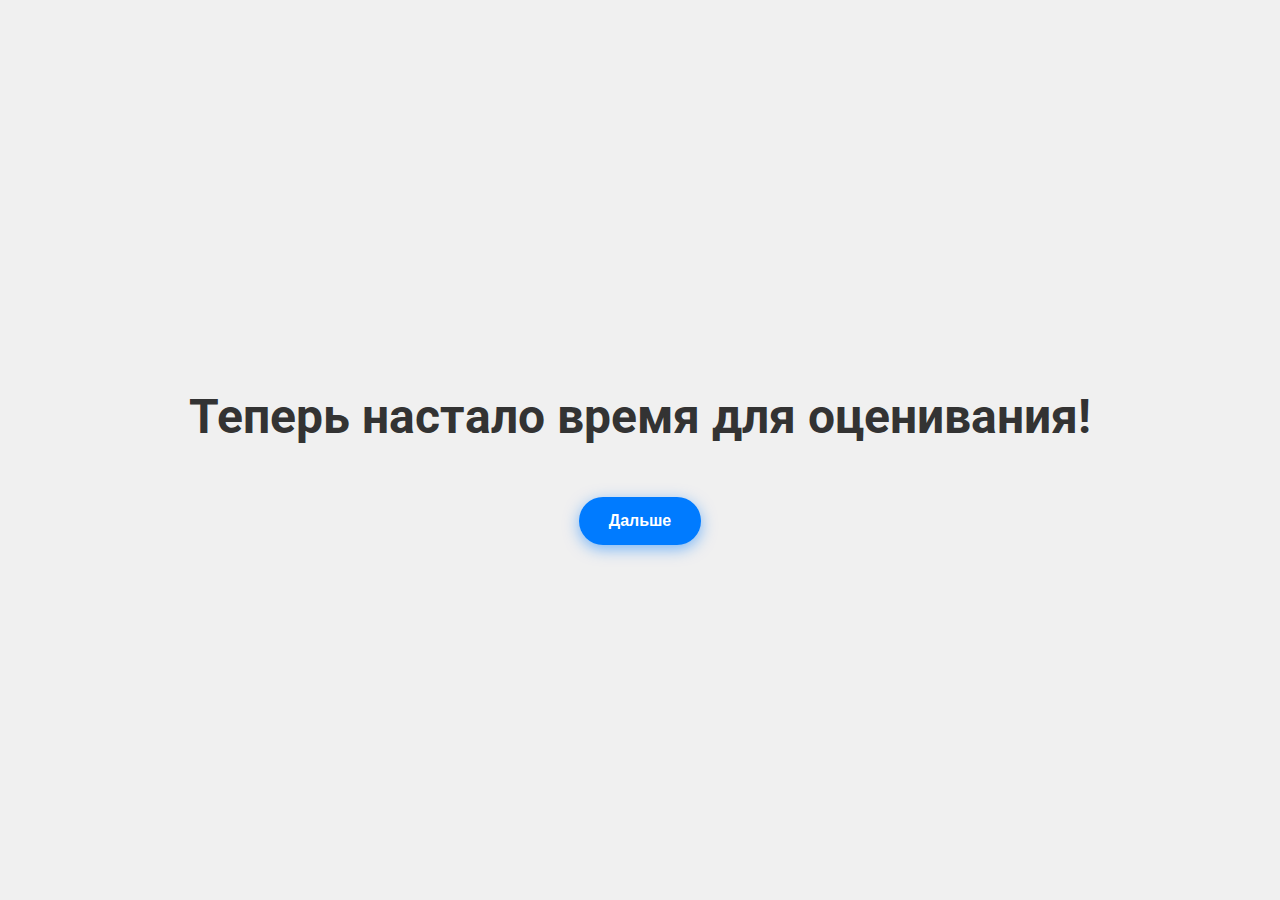
<file: Eye/eyen.html>
<!DOCTYPE html>
<html lang="ru">
<head>
    <meta charset="UTF-8">
    <meta name="viewport" content="width=device-width, initial-scale=1.0">
    <title>Главная страница</title>
    <link href="https://fonts.googleapis.com/css2?family=Roboto:wght@400;700&display=swap" rel="stylesheet">
    <link rel="stylesheet" href="eyem.css">
</head>
<body>
    <div class="container">
        <h1>Теперь настало время для оценивания!</h1>
        <button class="continue-button" onclick="redirect()">Дальше</button>
    </div>
    <script>
        function redirect() {
            window.location.href = 'your.html'; // Замените на нужную страницу
        }
    </script>
</body>
</html>
</file>
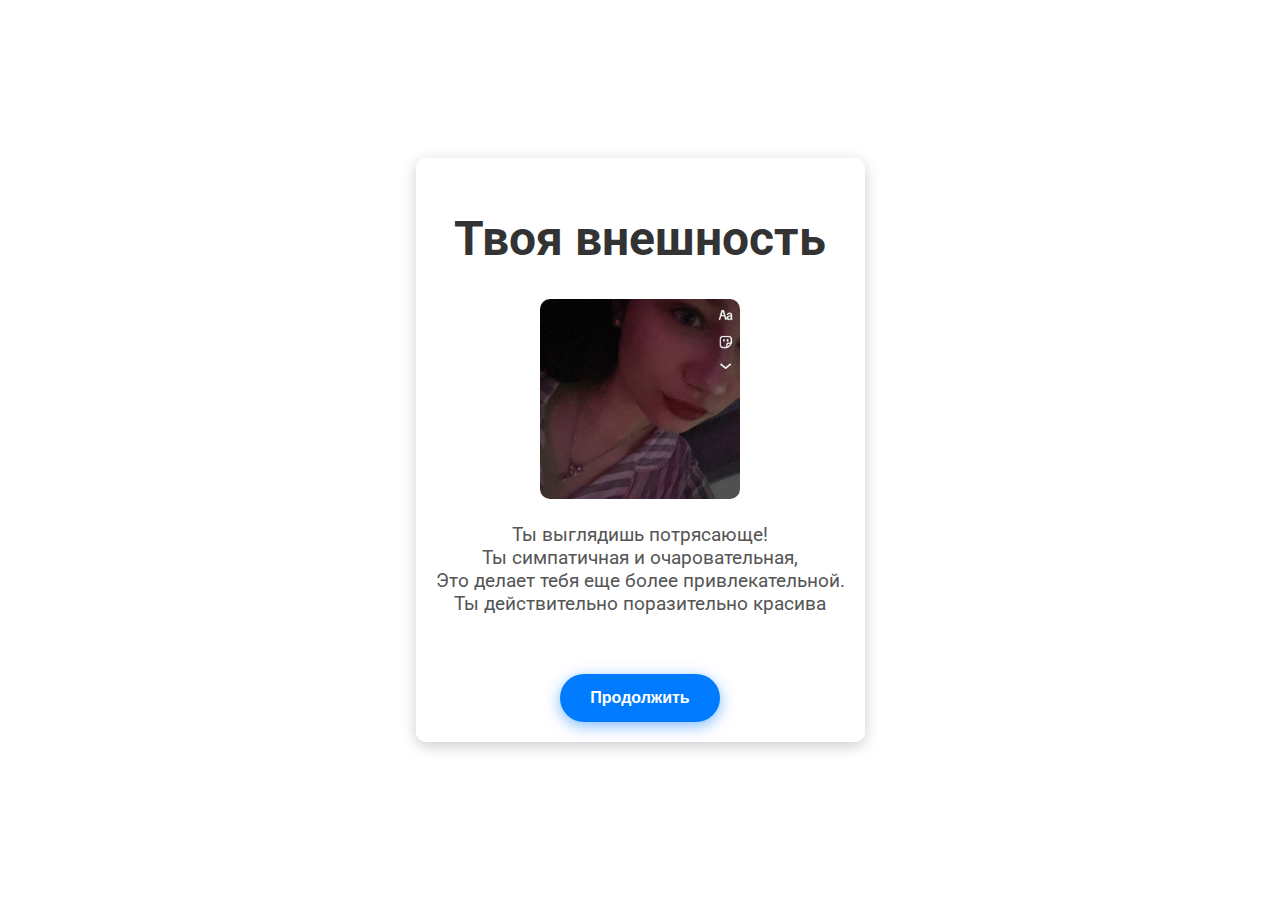
<file: Flow/face.html>
<!DOCTYPE html>
<html lang="ru">
<head>
    <meta charset="UTF-8">
    <meta name="viewport" content="width=device-width, initial-scale=1.0">
    <title>Привет снова</title>
    <link href="https://fonts.googleapis.com/css2?family=Roboto:wght@400;700&display=swap" rel="stylesheet">
    <link rel="stylesheet" href="face.css">
</head>
<body>
    <div class="container">
        <h1 class="header">Твоя внешность</h1>
        <img src="/Photo/face.png" alt="Цветок" class="flower-image"><br>
        <p class="description">Ты выглядишь потрясающе!<br>
            Ты симпатичная и очаровательная,<br>
            Это делает тебя еще более привлекательной.<br>
               Ты действительно поразительно красива<br></p><br>
        <button class="continue-button" onclick="redirect()">Продолжить</button>
    </div>
    <script>
        function redirect() {
            window.location.href = '/Hair/hair.html'; // Замените на нужный URL
        }
    </script>
</body>
</html>
</file>
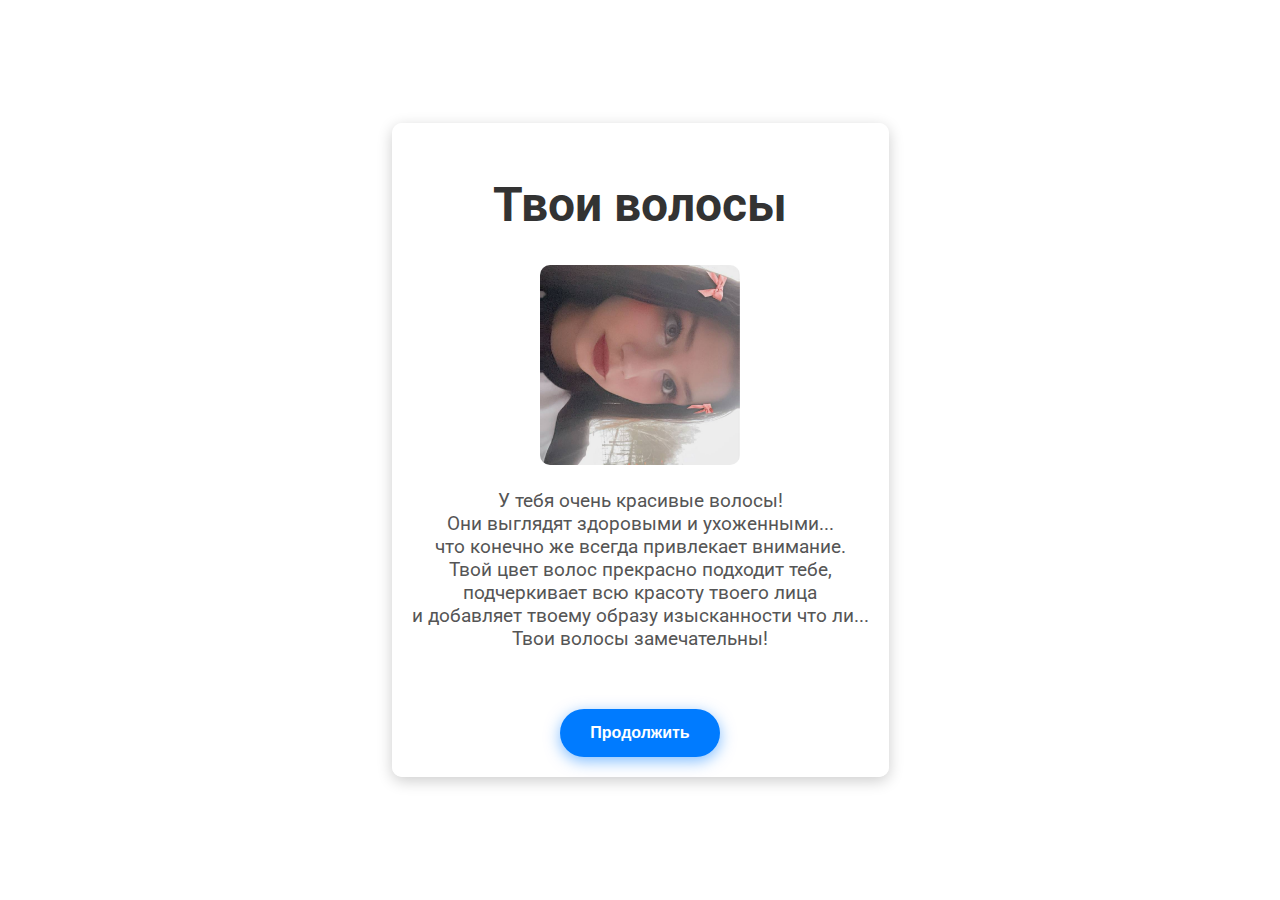
<file: Hair/hair.html>
<!DOCTYPE html>
<html lang="ru">
<head>
    <meta charset="UTF-8">
    <meta name="viewport" content="width=device-width, initial-scale=1.0">
    <title>Привет снова</title>
    <link href="https://fonts.googleapis.com/css2?family=Roboto:wght@400;700&display=swap" rel="stylesheet">
    <link rel="stylesheet" href="hair.css">
</head>
<body>
    <div class="container">
        <h1 class="header">Твои волосы</h1>
        <img src="/Photo/hair.png" alt="Здесь должна быть твоя фотография с волосами" class="flower-image"><br>
        <p class="description">У тебя очень красивые волосы!<br>
             Они выглядят здоровыми и ухоженными...<br>
              что конечно же всегда привлекает внимание.<br>
               Твой цвет волос прекрасно подходит тебе,<br> подчеркивает всю красоту твоего лица<br>
                и добавляет твоему образу изысканности что ли...<br>
                 Твои волосы замечательны!<br>
                 </p><br>
        <button class="continue-button" onclick="redirect()">Продолжить</button>
    </div>
    <script>
        function redirect() {
            window.location.href = '/Voice/voice.html'; // Замените на нужный URL
        }
    </script>
</body>
</html>
</file>
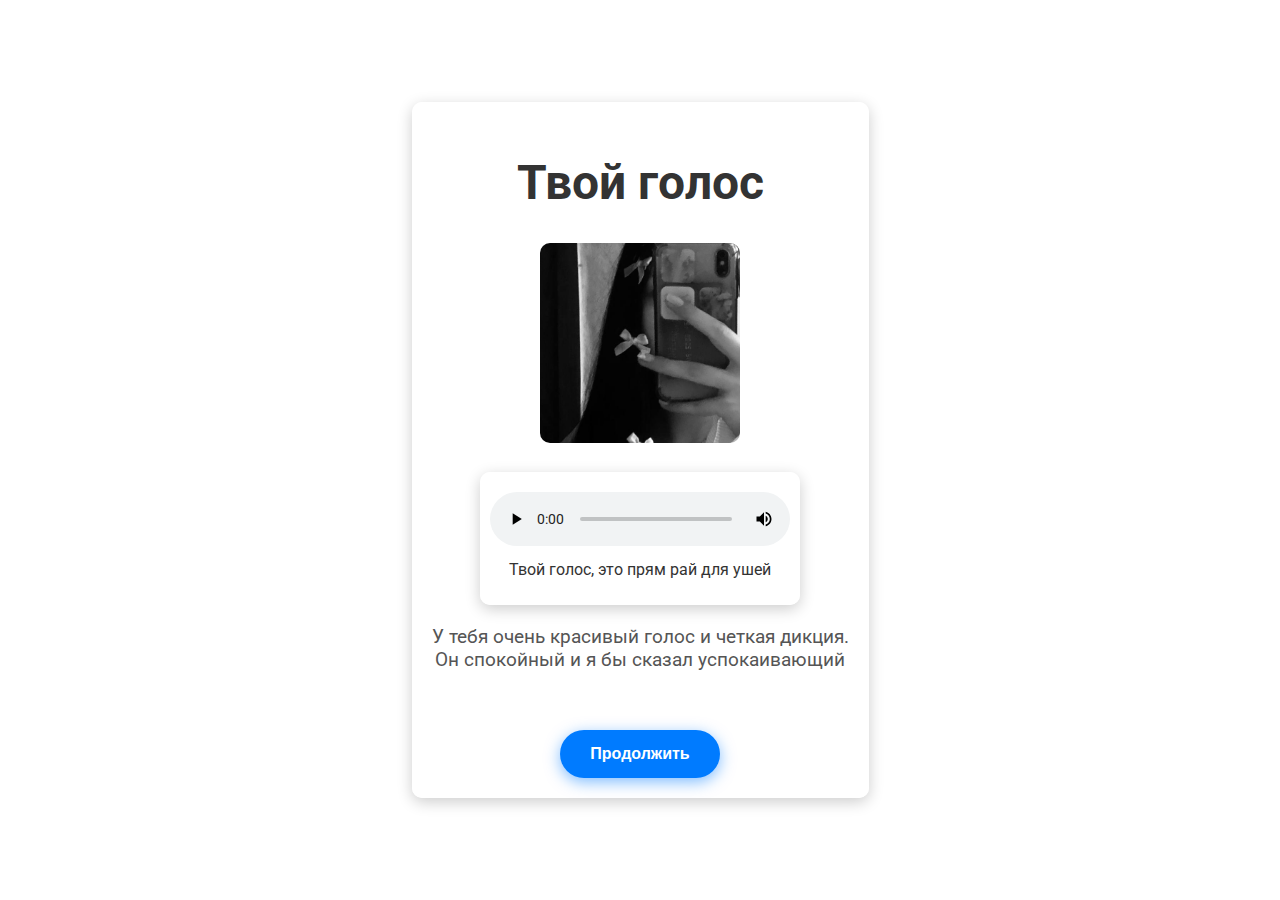
<file: Voice/voice.html>
<!DOCTYPE html>
<html lang="ru">
<head>
    <meta charset="UTF-8">
    <meta name="viewport" content="width=device-width, initial-scale=1.0">
    <title>Привет снова</title>
    <link href="https://fonts.googleapis.com/css2?family=Roboto:wght@400;700&display=swap" rel="stylesheet">
    <link rel="stylesheet" href="voice.css">
</head>
<body>
    <div class="container">
        <h1 class="header">Твой голос</h1>
        <div class="image-music-container">
            <img src="/Photo/face2.png" alt="Здесь должна быть твоя фотка" class="flower-image"><br>
            <div class="music-container">
                <audio class="music" controls>
                    <source src="audio_2024-12-30_20-20-05.ogg" type="audio/mpeg">
                    Ваш браузер не поддерживает аудио элемент.
                </audio>
                <p class="music-text">Твой голос, это прям рай для ушей</p>
            </div>
        </div>
        <p class="description">У тебя очень красивый голос и четкая дикция.<br> Он спокойный и я бы сказал успокаивающий</p><br>
        <button class="continue-button" onclick="redirect()">Продолжить</button>
    </div>
    <script>
        function redirect() {
            window.location.href = '/End/end.html'; // Замените на нужный URL
        }
    </script>
</body>
</html>
</file>
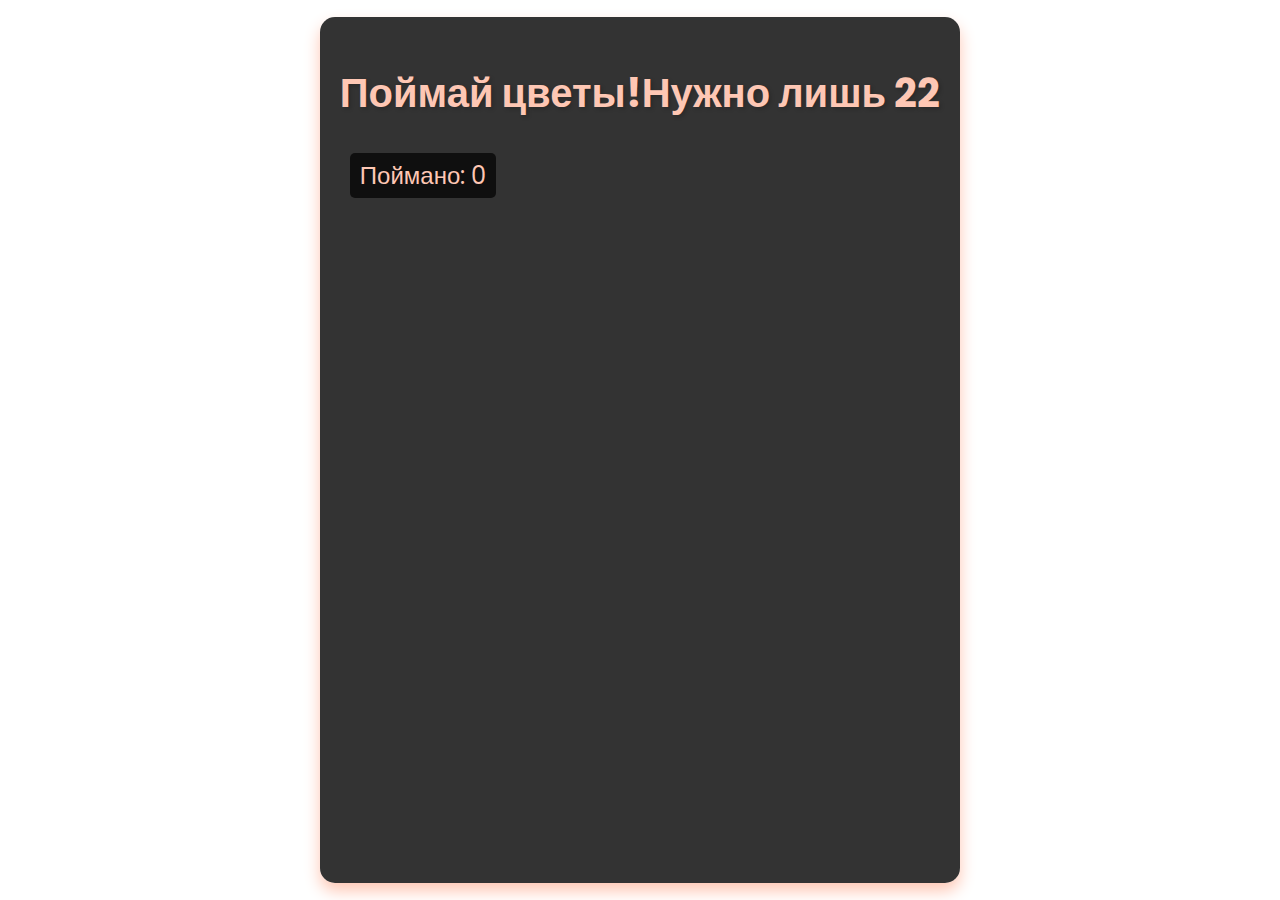
<file: Html/catch/catch.html>
<!DOCTYPE html>
<html lang="ru">
<head>
    <meta charset="UTF-8">
    <meta name="viewport" content="width=device-width, initial-scale=1.0">
    <title>Игра: Ловля изображений</title>
    <link href="https://fonts.googleapis.com/css2?family=Poppins:wght@400;700&display=swap" rel="stylesheet">
    <link rel="stylesheet" href="catch.css">
</head>
<body>
    <div class="container">
        <h1>Поймай цветы!Нужно лишь 22</h1>
        <div class="game-container" id="gameContainer">
            <div class="score" id="score">Поймано: 0</div>
            <div class="game-over" id="gameOver">
                Ты прошла! Переход на следующую страницу через <span id="timer">5</span> секунд...
            </div>
        </div>
    </div>
    <script src="catch.js"></script>
</body>
</html>
</file>
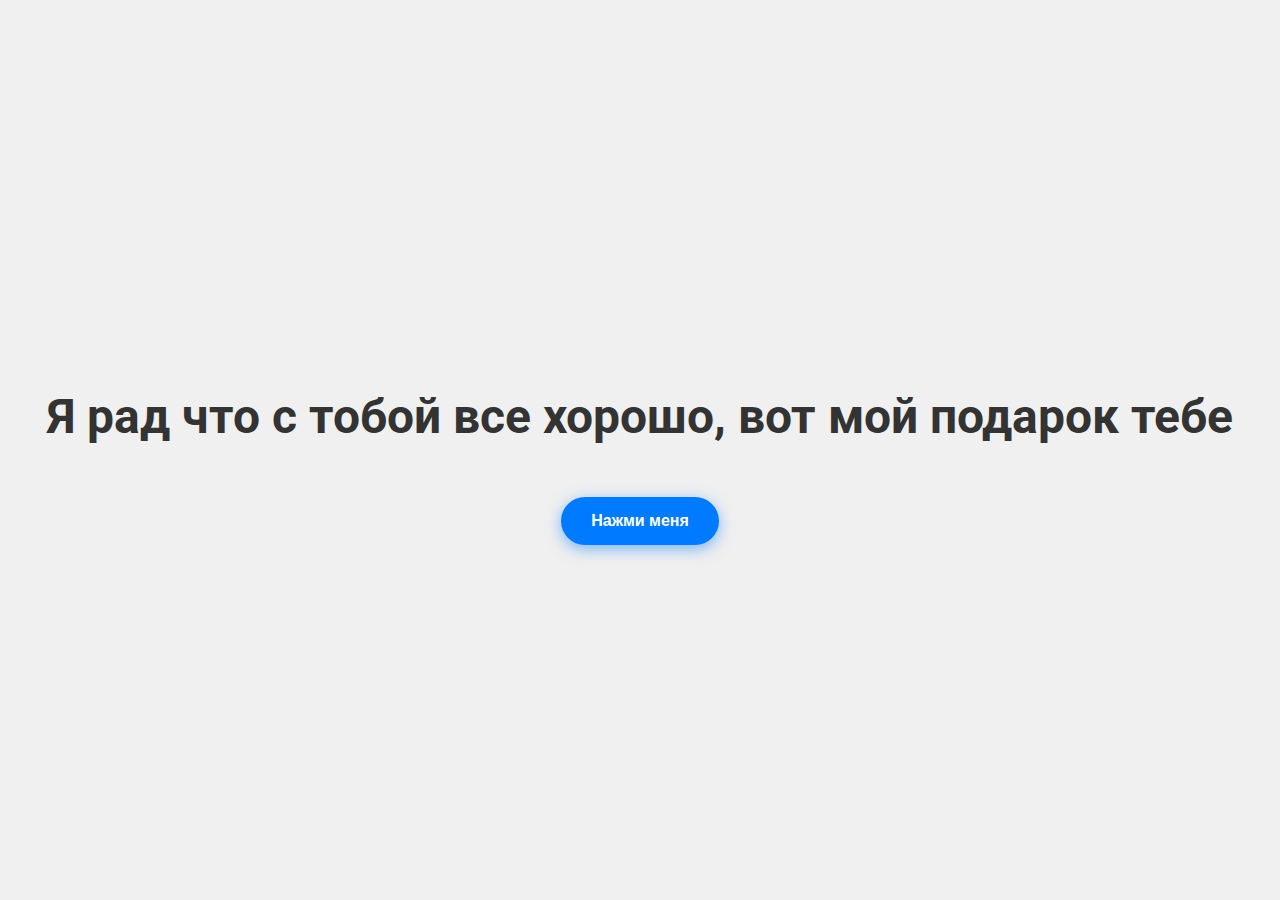
<file: Html/Fine/fine.html>
<!DOCTYPE html>
<html lang="ru">
<head>
    <meta charset="UTF-8">
    <meta name="viewport" content="width=device-width, initial-scale=1.0">
    <title>Главная страница</title>
    <link href="https://fonts.googleapis.com/css2?family=Roboto:wght@400;700&display=swap" rel="stylesheet">
    <link rel="stylesheet" href="fine.css">
</head>
<body>
    <div class="container">
        <h1>Я рад что с тобой все хорошо, вот мой подарок тебе</h1>
        <button class="continue-button" onclick="redirect()">Нажми меня</button>
    </div>
    <script>
        function redirect() {
            window.location.href = '/Html/Instruction/instruction.html';
        }
    </script>
</body>
</html>
</file>
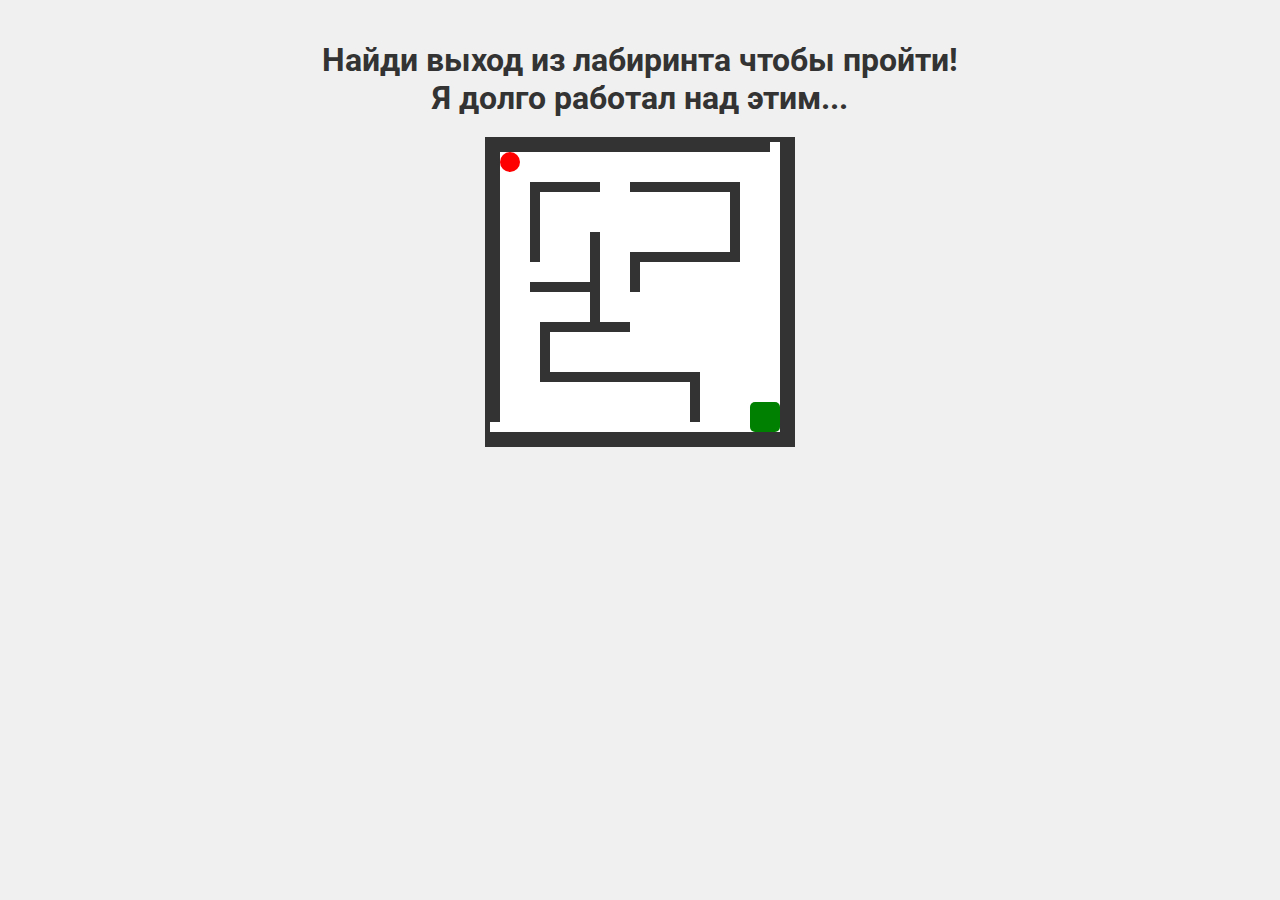
<file: Html/Game/game.html>
<!DOCTYPE html>
<html lang="ru">
<head>
    <meta charset="UTF-8">
    <meta name="viewport" content="width=device-width, initial-scale=1.0">
    <title>Мини-игра</title>
    <link href="https://fonts.googleapis.com/css2?family=Roboto:wght@400;700&display=swap" rel="stylesheet">
    <link rel="stylesheet" href="game.css">
</head>
<body>
    <div class="container">
        <h1 class="header">Найди выход из лабиринта чтобы пройти!<br>Я долго работал над этим...</h1>
        <div class="maze" id="maze">
            <div class="player" id="player"></div>
            <div class="exit" id="exit"></div>
            <!-- Walls -->
            <div class="wall" style="top: 0; left: 0; width: 280px; height: 10px;"></div>
            <div class="wall" style="top: 0; left: 290px; width: 10px; height: 300px;"></div>
            <div class="wall" style="top: 0; left: 0; width: 10px; height: 280px;"></div>
            <div class="wall" style="top: 290px; left: 0; width: 290px; height: 10px;"></div>

            <div class="wall" style="top: 40px; left: 40px; width: 10px; height: 80px;"></div>
            <div class="wall" style="top: 40px; left: 50px; width: 60px; height: 10px;"></div>
            <div class="wall" style="top: 90px; left: 100px; width: 10px; height: 100px;"></div>
            <div class="wall" style="top: 140px; left: 40px; width: 60px; height: 10px;"></div>

            <div class="wall" style="top: 40px; left: 140px; width: 100px; height: 10px;"></div>
            <div class="wall" style="top: 40px; left: 240px; width: 10px; height: 80px;"></div>
            <div class="wall" style="top: 110px; left: 140px; width: 100px; height: 10px;"></div>
            <div class="wall" style="top: 110px; left: 140px; width: 10px; height: 40px;"></div>

            <div class="wall" style="top: 180px; left: 50px; width: 90px; height: 10px;"></div>
            <div class="wall" style="top: 180px; left: 50px; width: 10px; height: 60px;"></div>
            <div class="wall" style="top: 230px; left: 50px; width: 160px; height: 10px;"></div>
            <div class="wall" style="top: 230px; left: 200px; width: 10px; height: 50px;"></div>
        </div>
        <div id="message" class="message"></div> <!-- Перенесли сообщение сюда -->
    </div>

    <script>
        const player = document.getElementById('player');
        const maze = document.getElementById('maze');
        const exit = document.getElementById('exit');
        const message = document.getElementById('message');
        const walls = document.querySelectorAll('.wall');

        let offsetX, offsetY, initialX, initialY;

        player.addEventListener('mousedown', function(e) {
            e.preventDefault();
            offsetX = e.clientX - player.getBoundingClientRect().left;
            offsetY = e.clientY - player.getBoundingClientRect().top;
            document.addEventListener('mousemove', mouseMove);
            document.addEventListener('mouseup', mouseUp);
        });

        function mouseMove(e) {
            const rect = maze.getBoundingClientRect();
            const x = e.clientX - rect.left - offsetX;
            const y = e.clientY - rect.top - offsetY;

            movePlayer(x, y);
        }

        function mouseUp() {
            document.removeEventListener('mousemove', mouseMove);
            document.removeEventListener('mouseup', mouseUp);
        }

        player.addEventListener('touchstart', function(e) {
            e.preventDefault();
            const touch = e.touches[0];
            offsetX = touch.clientX - player.getBoundingClientRect().left;
            offsetY = touch.clientY - player.getBoundingClientRect().top;
            initialX = player.offsetLeft;
            initialY = player.offsetTop;
            document.addEventListener('touchmove', touchMove);
            document.addEventListener('touchend', touchEnd);
        });

        function touchMove(e) {
            const touch = e.touches[0];
            const rect = maze.getBoundingClientRect();
            const x = touch.clientX - rect.left - offsetX;
            const y = touch.clientY - rect.top - offsetY;

            movePlayer(x, y);
        }

        function touchEnd() {
            document.removeEventListener('touchmove', touchMove);
            document.removeEventListener('touchend', touchEnd);
        }

        function movePlayer(x, y) {
            const rect = maze.getBoundingClientRect();
            if (x >= 0 && x <= rect.width - player.offsetWidth &&
                y >= 0 && y <= rect.height - player.offsetHeight) {

                player.style.left = x + 'px';
                player.style.top = y + 'px';

                for (let wall of walls) {
                    if (isCollision(player, wall)) {
                        player.style.left = initialX + 'px';
                        player.style.top = initialY + 'px';
                        return;
                    }
                }

                if (isCollision(player, exit)) {
                    message.innerHTML = '<h1>Поздравляю!</h1>';
                    message.style.display = 'block'; // Показываем сообщение
                    setTimeout(() => {
                        window.location.href = '/Html/catch/catch.html'; // Замените на нужную страницу
                    }, 3000);
                } else {
                    initialX = x;
                    initialY = y;
                }
            }
        }

        function isCollision(a, b) {
            const aRect = a.getBoundingClientRect();
            const bRect = b.getBoundingClientRect();

            return !(aRect.right < bRect.left || 
                     aRect.left > bRect.right || 
                     aRect.bottom < bRect.top || 
                     aRect.top > bRect.bottom);
        }
    </script>
</body>
</html>
</file>
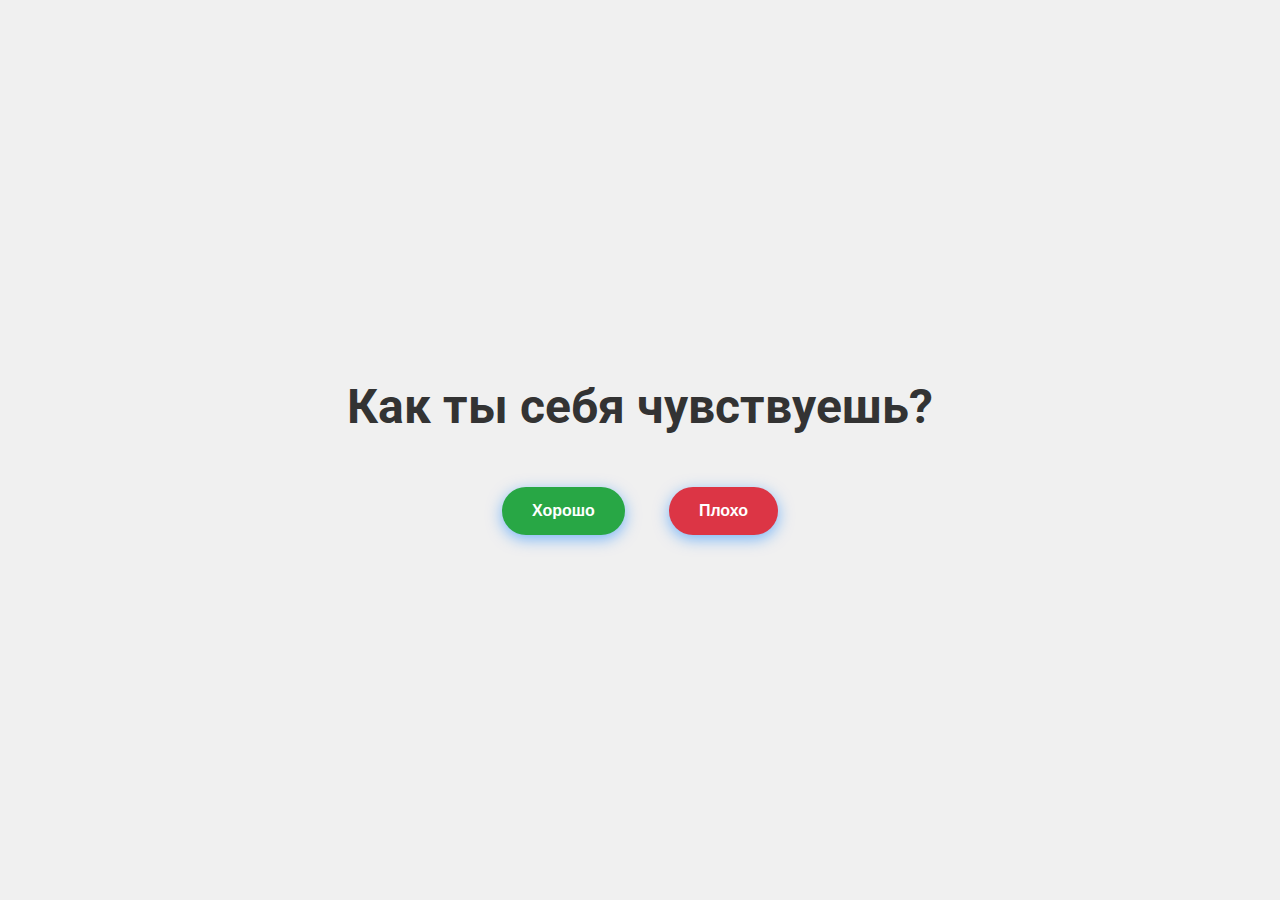
<file: Html/Greating/greating.html>
<!DOCTYPE html>
<html lang="ru">
<head>
    <meta charset="UTF-8">
    <meta name="viewport" content="width=device-width, initial-scale=1.0">
    <title>Главная страница</title>
    <link href="https://fonts.googleapis.com/css2?family=Roboto:wght@400;700&display=swap" rel="stylesheet">
    <link rel="stylesheet" href="greating.css">
</head>
<body>
    <div class="container">
        <h1>Как ты себя чувствуешь?</h1>
        <button class="continue-button good-button" onclick="redirectGood()">Хорошо</button>
        <button class="continue-button bad-button" onclick="redirectBad()">Плохо</button>
    </div>
    <script>
        function redirectGood() {
            window.location.href = '/Html/Fine/fine.html'; // Замените на нужный URL для "Хорошо"
        }
        
        function redirectBad() {
            window.location.href = '/Html/Unwell/unwell.html'; // Замените на нужный URL для "Плохо"
        }
    </script>
</body>
</html>
</file>
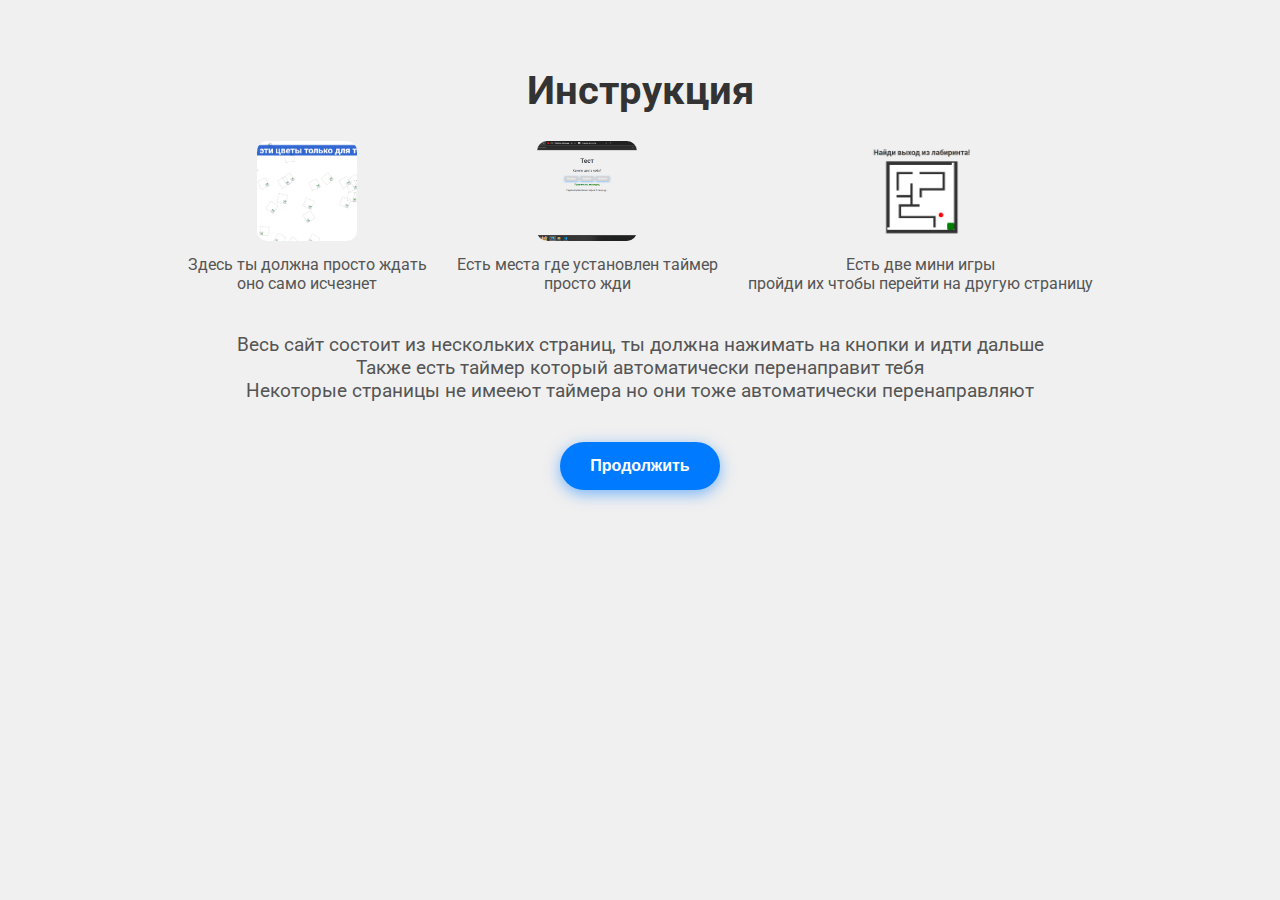
<file: Html/Instruction/instruction.html>
<!DOCTYPE html>
<html lang="ru">
<head>
    <meta charset="UTF-8">
    <meta name="viewport" content="width=device-width, initial-scale=1.0">
    <title>Инструкция</title>
    <link href="https://fonts.googleapis.com/css2?family=Roboto:wght@400;700&display=swap" rel="stylesheet">
    <link rel="stylesheet" href="instruction.css">
</head>
<body>
    <div class="container">
        <h1 class="instruction-header">Инструкция</h1>
        <div class="image-grid">
            <div class="image-item">
                <img src="/Photo/photo_1_2024-05-28_17-16-37.jpg" alt="Image 2">
                <p class="image-text">Здесь ты должна просто ждать<br>оно само исчезнет</p>
            </div>
            <div class="image-item">
                <img src="/Photo/Снимок экрана (406).png" alt="Image 3">
                <p class="image-text">Есть места где установлен таймер<br> просто жди</p>
            </div>
            <div class="image-item">
                <img src="/Photo/photo_3_2024-05-28_17-16-37.jpg" alt="Image 4">
                <p class="image-text">Есть две мини игры<br> пройди их чтобы перейти на другую страницу</p>
            </div>
        </div>
        <p>Весь сайт состоит из нескольких страниц, ты должна нажимать на кнопки и идти дальше<br>Также есть таймер который автоматически перенаправит тебя<br> Некоторые страницы не имееют таймера но они тоже автоматически перенаправляют</p>
        <button class="continue-button" onclick="redirect()">Продолжить</button>
    </div>
    <script>
        function redirect() {
            window.location.href = '/Html/main/main.html'; // Замените на нужный URL
        }
    </script>
</body>
</html>
</file>
<file: Eye/eyem.css>
body, html {
    margin: 0;
    padding: 0;
    height: 100%;
    display: flex;
    align-items: center;
    justify-content: center;
    font-family: 'Roboto', sans-serif;
    background-color: #f0f0f0;
}

.container {
    text-align: center;
}

h1 {
    font-size: 3rem;
    color: #333;
    animation: fadeIn 2s ease-in-out;
}

button.continue-button {
    margin-top: 20px;
    padding: 15px 30px;
    font-size: 1rem;
    font-weight: bold;
    color: #fff;
    background-color: #007BFF;
    border: none;
    border-radius: 25px;
    cursor: pointer;
    transition: background-color 0.3s ease, transform 0.3s ease, box-shadow 0.3s ease;
    box-shadow: 0 4px 15px rgba(0, 123, 255, 0.5);
    animation: fadeIn 2.5s ease-in-out;
}

button.continue-button:hover {
    background-color: #0056b3;
    transform: translateY(-3px);
    box-shadow: 0 8px 20px rgba(0, 123, 255, 0.7);
}

button.continue-button:active {
    background-color: #004085;
    transform: translateY(-1px);
    box-shadow: 0 6px 15px rgba(0, 123, 255, 0.6);
}

@keyframes fadeIn {
    0% {
        opacity: 0;
        transform: scale(0.9);
    }
    100% {
        opacity: 1;
        transform: scale(1);
    }
}
</file>
<file: Flow/face.css>
body, html {
    margin: 0;
    padding: 0;
    height: 100%;
    width: 100%;
    font-family: 'Roboto', sans-serif;
    background: url('htetps://wallpapertag.com/wallpaper/full/3/a/d/773005-beautiful-rose-wallpapers-2560x1440-ipad-retina.jpg') no-repeat center center fixed;
    background-size: cover;
    display: flex;
    align-items: center;
    justify-content: center;
}

.container {
    text-align: center;
    padding: 20px;
    background: rgba(255, 255, 255, 0.8); /* Полупрозрачный белый фон для лучшей читаемости текста */
    border-radius: 10px;
    box-shadow: 0 4px 15px rgba(0, 0, 0, 0.2);
    animation: fadeIn 2s ease-in-out;
}

.header {
    font-size: 3rem;
    color: #333;
    animation: fadeIn 2s ease-in-out;
}

.description {
    font-size: 1.2rem;
    color: #555;
    margin: 20px 0;
    animation: fadeIn 2s ease-in-out;
}

.flower-image {
    width: 200px;
    height: 200px;
    object-fit: cover;
    border-radius: 10px;
    animation: fadeIn 2s ease-in-out;
}

button.continue-button {
    margin-top: 20px;
    padding: 15px 30px;
    font-size: 1rem;
    font-weight: bold;
    color: #fff;
    background-color: #007BFF;
    border: none;
    border-radius: 25px;
    cursor: pointer;
    transition: background-color 0.3s ease, transform 0.3s ease, box-shadow 0.3s ease;
    box-shadow: 0 4px 15px rgba(0, 123, 255, 0.5);
    animation: fadeIn 2.5s ease-in-out;
}

button.continue-button:hover {
    background-color: #0056b3;
    transform: translateY(-3px);
    box-shadow: 0 8px 20px rgba(0, 123, 255, 0.7);
}

button.continue-button:active {
    background-color: #004085;
    transform: translateY(-1px);
    box-shadow: 0 6px 15px rgba(0, 123, 255, 0.6);
}

@keyframes fadeIn {
    0% {
        opacity: 0;
        transform: scale(0.9);
    }
    100% {
        opacity: 1;
        transform: scale(1);
    }
}
</file>
<file: Hair/hair.css>
body, html {
    margin: 0;
    padding: 0;
    height: 100%;
    width: 100%;
    font-family: 'Roboto', sans-serif;
    background: url('https://th.bing.com/th/id/R.df01f2bb1beea6937ad169dde9028e49?rik=6G%2b2nBN6mcKqVg&pid=ImgRaw&r=0') no-repeat center center fixed;
    background-size: cover;
    display: flex;
    align-items: center;
    justify-content: center;
}

.container {
    text-align: center;
    padding: 20px;
    background: rgba(255, 255, 255, 0.8); /* Полупрозрачный белый фон для лучшей читаемости текста */
    border-radius: 10px;
    box-shadow: 0 4px 15px rgba(0, 0, 0, 0.2);
    animation: fadeIn 2s ease-in-out;
}

.header {
    font-size: 3rem;
    color: #333;
    animation: fadeIn 2s ease-in-out;
}

.description {
    font-size: 1.2rem;
    color: #555;
    margin: 20px 0;
    animation: fadeIn 2s ease-in-out;
}

.flower-image {
    width: 200px;
    height: 200px;
    object-fit: cover;
    border-radius: 10px;
    animation: fadeIn 2s ease-in-out;
}

button.continue-button {
    margin-top: 20px;
    padding: 15px 30px;
    font-size: 1rem;
    font-weight: bold;
    color: #fff;
    background-color: #007BFF;
    border: none;
    border-radius: 25px;
    cursor: pointer;
    transition: background-color 0.3s ease, transform 0.3s ease, box-shadow 0.3s ease;
    box-shadow: 0 4px 15px rgba(0, 123, 255, 0.5);
    animation: fadeIn 2.5s ease-in-out;
}

button.continue-button:hover {
    background-color: #0056b3;
    transform: translateY(-3px);
    box-shadow: 0 8px 20px rgba(0, 123, 255, 0.7);
}

button.continue-button:active {
    background-color: #004085;
    transform: translateY(-1px);
    box-shadow: 0 6px 15px rgba(0, 123, 255, 0.6);
}

@keyframes fadeIn {
    0% {
        opacity: 0;
        transform: scale(0.9);
    }
    100% {
        opacity: 1;
        transform: scale(1);
    }
}
</file>
<file: Voice/voice.css>
body, html {
    margin: 0;
    padding: 0;
    height: 100%;
    width: 100%;
    font-family: 'Roboto', sans-serif;
    background: url('https://external-content.duckduckgo.com/iu/?u=http%3A%2F%2Fdachavremya.ru%2Fwp-content%2Fuploads%2F2016%2F03%2Fkak-vesnoj-uxazhivat-za-pionami-poshagovaya-instrukciya.jpg&f=1&nofb=1&ipt=75da1258a3a88bb580d46f053f988f53177d62ebb3557655b29d94e37056249d&ipo=images') no-repeat center center fixed;
    background-size: cover;
    display: flex;
    align-items: center;
    justify-content: center;
}

.container {
    text-align: center;
    padding: 20px;
    background: rgba(255, 255, 255, 0.8); /* Полупрозрачный белый фон для лучшей читаемости текста */
    border-radius: 10px;
    box-shadow: 0 4px 15px rgba(0, 0, 0, 0.2);
    animation: fadeIn 2s ease-in-out;
}

.header {
    font-size: 3rem;
    color: #333;
    animation: fadeIn 2s ease-in-out;
}

.description {
    font-size: 1.2rem;
    color: #555;
    margin: 20px 0;
    animation: fadeIn 2s ease-in-out;
}

.image-music-container {
    display: flex;
    flex-direction: column;
    align-items: center;
}

.flower-image {
    width: 200px;
    height: 200px;
    object-fit: cover;
    border-radius: 10px;
    animation: fadeIn 2s ease-in-out;
    margin-bottom: 10px; /* Отступ снизу, чтобы музыкальный блок не прилегал вплотную */
}

button.continue-button {
    margin-top: 20px;
    padding: 15px 30px;
    font-size: 1rem;
    font-weight: bold;
    color: #fff;
    background-color: #007BFF;
    border: none;
    border-radius: 25px;
    cursor: pointer;
    transition: background-color 0.3s ease, transform 0.3s ease, box-shadow 0.3s ease;
    box-shadow: 0 4px 15px rgba(0, 123, 255, 0.5);
    animation: fadeIn 2.5s ease-in-out;
}

button.continue-button:hover {
    background-color: #0056b3;
    transform: translateY(-3px);
    box-shadow: 0 8px 20px rgba(0, 123, 255, 0.7);
}

button.continue-button:active {
    background-color: #004085;
    transform: translateY(-1px);
    box-shadow: 0 6px 15px rgba(0, 123, 255, 0.6);
}

.music-container {
    text-align: center;
    background: rgba(255, 255, 255, 0.8); /* Полупрозрачный белый фон */
    padding: 10px;
    border-radius: 10px;
    box-shadow: 0 4px 15px rgba(0, 0, 0, 0.2);
    width: 100%;
    max-width: 300px;
}

.music {
    width: 100%;
    margin-top: 10px;
}

.music-text {
    margin-top: 10px;
    color: #333;
    font-size: 1rem;
}

@keyframes fadeIn {
    0% {
        opacity: 0;
        transform: scale(0.9);
    }
    100% {
        opacity: 1;
        transform: scale(1);
    }
}
</file>
<file: Html/catch/catch.css>
body, html {
    margin: 0;
    padding: 0;
    height: 100%;
    display: flex;
    align-items: center;
    justify-content: center;
    font-family: 'Poppins', sans-serif;
    background: url('https://external-content.duckduckgo.com/iu/?u=https%3A%2F%2Fabrakadabra.fun%2Fuploads%2Fposts%2F2022-03%2F1646702107_36-abrakadabra-fun-p-oboi-pioni-na-rabochii-stol-46.jpg&f=1&nofb=1&ipt=4c7ec1a0ad47de4f367a7860fabc25b254811cfde15ed20dc8470e946b88de65&ipo=images') no-repeat center center fixed; /* Добавлено фоновое изображение */
    background-size: cover;
}

.container {
    text-align: center;
    background: rgba(0, 0, 0, 0.8); /* Полупрозрачный фон для улучшения читаемости текста */
    padding: 20px;
    border-radius: 15px;
    box-shadow: 0 8px 16px #FEC7B4;
}

h1 {
    font-size: 2.5rem;
    color: #FEC7B4;
    animation: fadeIn 2s ease-in-out;
    margin-bottom: 20px;
    text-shadow: 2px 2px 4px rgba(0, 0, 0, 0.2);
}

.game-container {
    position: relative;
    width: 100%;
    height: 80vh;
    overflow: hidden;
}

.score {
    position: absolute;
    top: 10px;
    left: 10px;
    font-size: 1.5rem;
    color: #FEC7B4;
    background: rgba(0, 0, 0, 0.7);
    padding: 5px 10px;
    border-radius: 5px;
}

.game-over {
    position: absolute;
    bottom: 10px;
    left: 50%;
    transform: translateX(-50%);
    font-size: 1.5rem;
    color: #FEC7B4;
    background: rgba(0, 0, 0, 0.7);
    padding: 5px 10px;
    border-radius: 5px;
    display: none;
}

@keyframes fadeIn {
    0% {
        opacity: 0;
        transform: scale(0.9);
    }
    100% {
        opacity: 1;
        transform: scale(1);
    }
}

.falling-image {
    width: 50px;
    height: 50px;
    position: absolute;
    cursor: pointer;
    transition: transform 0.2s ease;
}

.falling-image:hover {
    transform: scale(1.2);
}
@media (max-width: 400px) {
    h1 {
        font-size: 1.5rem;
    }

    .container {
        padding: 10px;
    }

    .score, .game-over {
        font-size: 1rem;
        padding: 5px;
    }

    .falling-image {
        width: 30px;
        height: 30px;
    }
}
</file>
<file: Html/Fine/fine.css>
body, html {
    margin: 0;
    padding: 0;
    height: 100%;
    display: flex;
    align-items: center;
    justify-content: center;
    font-family: 'Roboto', sans-serif;
    background-color: #f0f0f0;
}

.container {
    text-align: center;
}

h1 {
    font-size: 3rem;
    color: #333;
    animation: fadeIn 2s ease-in-out;
}

button.continue-button {
    margin-top: 20px;
    padding: 15px 30px;
    font-size: 1rem;
    font-weight: bold;
    color: #fff;
    background-color: #007BFF;
    border: none;
    border-radius: 25px;
    cursor: pointer;
    transition: background-color 0.3s ease, transform 0.3s ease, box-shadow 0.3s ease;
    box-shadow: 0 4px 15px rgba(0, 123, 255, 0.5);
    animation: fadeIn 2.5s ease-in-out;
}

button.continue-button:hover {
    background-color: #0056b3;
    transform: translateY(-3px);
    box-shadow: 0 8px 20px rgba(0, 123, 255, 0.7);
}

button.continue-button:active {
    background-color: #004085;
    transform: translateY(-1px);
    box-shadow: 0 6px 15px rgba(0, 123, 255, 0.6);
}

@keyframes fadeIn {
    0% {
        opacity: 0;
        transform: scale(0.9);
    }
    100% {
        opacity: 1;
        transform: scale(1);
    }
}
</file>
<file: Html/Game/game.css>
body, html {
    margin: 0;
    padding: 0;
    height: 100%;
    font-family: 'Roboto', sans-serif;
    background-color: #f0f0f0;
}

.container {
    text-align: center;
    padding: 20px;
}

.header {
    font-size: 2rem;
    color: #333;
    margin-bottom: 20px;
    animation: fadeIn 2s ease-in-out;
}

.maze {
    position: relative;
    width: 300px;
    height: 300px;
    margin: 0 auto;
    border: 5px solid #333;
    background-color: #fff;
    display: flex;
    align-items: center;
    justify-content: center;
}

.player {
    position: absolute;
    width: 20px;
    height: 20px;
    background-color: red;
    border-radius: 50%;
    left: 10px;
    top: 10px;
}

.exit {
    position: absolute;
    width: 30px;
    height: 30px;
    background-color: green;
    border-radius: 5px;
    right: 10px;
    bottom: 10px;
}

.wall {
    position: absolute;
    background-color: #333;
}

.message {
    position: absolute;
    bottom: 20px;
    width: 100%;
    text-align: center;
    font-size: 1.5rem;
    color: green;
    font-weight: bold;
    display: none; /* Скрыто по умолчанию */
    animation: fadeIn 2s ease-in-out;
}


@keyframes fadeIn {
    0% {
        opacity: 0;
        transform: scale(0.9);
    }
    100% {
        opacity: 1;
        transform: scale(1);
    }
}
@media (max-width: 400px) {
    .header {
        font-size: 1.2rem;
    }

    .maze {
        width: 265px;
        height: 265px;
    }

    .player {
        width: 15px;
        height: 15px;
    }

    .exit {
        width: 25px;
        height: 25px;
    }
}
</file>
<file: Html/Greating/greating.css>
body, html {
    margin: 0;
    padding: 0;
    height: 100%;
    display: flex;
    align-items: center;
    justify-content: center;
    font-family: 'Roboto', sans-serif;
    background-color: #f0f0f0;
}

.container {
    text-align: center;
}

h1 {
    font-size: 3rem;
    color: #333;
    animation: fadeIn 2s ease-in-out;
}

button.continue-button {
    margin: 20px;
    padding: 15px 30px;
    font-size: 1rem;
    font-weight: bold;
    color: #fff;
    border: none;
    border-radius: 25px;
    cursor: pointer;
    transition: background-color 0.3s ease, transform 0.3s ease, box-shadow 0.3s ease;
    box-shadow: 0 4px 15px rgba(0, 123, 255, 0.5);
    animation: fadeIn 2.5s ease-in-out;
}

button.good-button {
    background-color: #28a745;
}

button.good-button:hover {
    background-color: #218838;
    transform: translateY(-3px);
    box-shadow: 0 8px 20px rgba(40, 167, 69, 0.7);
}

button.good-button:active {
    background-color: #1e7e34;
    transform: translateY(-1px);
    box-shadow: 0 6px 15px rgba(40, 167, 69, 0.6);
}

button.bad-button {
    background-color: #dc3545;
}

button.bad-button:hover {
    background-color: #c82333;
    transform: translateY(-3px);
    box-shadow: 0 8px 20px rgba(220, 53, 69, 0.7);
}

button.bad-button:active {
    background-color: #bd2130;
    transform: translateY(-1px);
    box-shadow: 0 6px 15px rgba(220, 53, 69, 0.6);
}

@keyframes fadeIn {
    0% {
        opacity: 0;
        transform: scale(0.9);
    }
    100% {
        opacity: 1;
        transform: scale(1);
    }
}
</file>
<file: Html/Instruction/instruction.css>
body, html {
    margin: 0;
    padding: 0;
    height: 100%;
    font-family: 'Roboto', sans-serif;
    background-color: #f0f0f0;
}

.container {
    text-align: center;
    padding: 20px;
}

h1 {
    font-size: 3rem;
    color: #333;
    animation: fadeIn 2s ease-in-out;
}

.image-grid {
    display: flex;
    justify-content: center;
    gap: 30px; /* Увеличенное расстояние между изображениями */
    margin: 20px 0;
}

.image-item {
    text-align: center;
}

.image-item img {
    width: 100px;
    height: 100px;
    object-fit: cover;
    border-radius: 10px;
    animation: fadeIn 2s ease-in-out;
}

.image-text {
    margin-top: 10px;
    font-size: 1rem;
    color: #555;
}

p {
    font-size: 1.2rem;
    color: #555;
    margin: 20px 0;
}

button.continue-button {
    margin-top: 20px;
    padding: 15px 30px;
    font-size: 1rem;
    font-weight: bold;
    color: #fff;
    background-color: #007BFF;
    border: none;
    border-radius: 25px;
    cursor: pointer;
    transition: background-color 0.3s ease, transform 0.3s ease, box-shadow 0.3s ease;
    box-shadow: 0 4px 15px rgba(0, 123, 255, 0.5);
    animation: fadeIn 2.5s ease-in-out;
}

button.continue-button:hover {
    background-color: #0056b3;
    transform: translateY(-3px);
    box-shadow: 0 8px 20px rgba(0, 123, 255, 0.7);
}

button.continue-button:active {
    background-color: #004085;
    transform: translateY(-1px);
    box-shadow: 0 6px 15px rgba(0, 123, 255, 0.6);
}

@keyframes fadeIn {
    0% {
        opacity: 0;
        transform: scale(0.9);
    }
    100% {
        opacity: 1;
        transform: scale(1);
    }
}

.instruction-header {
    padding-top: 20px;
    font-size: 2.5rem;
    animation: fadeIn 2s ease-in-out;
}

/* Адаптивные стили */
@media (max-width: 600px) {
    .container {
        width: 90%;
    }
    h1 {
        font-size: 1.2rem;
    }
    p {
        font-size: 0.9rem;
    }
    .image-item {
        flex: 1 1 calc(100% - 10px); /* Одна фотография в ряд на маленьких экранах */
        max-width: calc(100% - 10px);
    }
    .image-grid {
        gap: 10px;
        flex-direction: column; /* Переводим flex-контейнер в вертикальное направление */
        align-items: center; /* Центрируем изображения по горизонтали */
    }
    button.continue-button {
        padding: 10px 20px;
        font-size: 0.9rem;
    }
}

@media (max-width: 400px) {
    h1 {
        font-size: 1rem;
    }
    p {
        font-size: 0.8rem;
    }
    button.continue-button {
        padding: 8px 15px;
        font-size: 0.8rem;
    }
}
</file>
